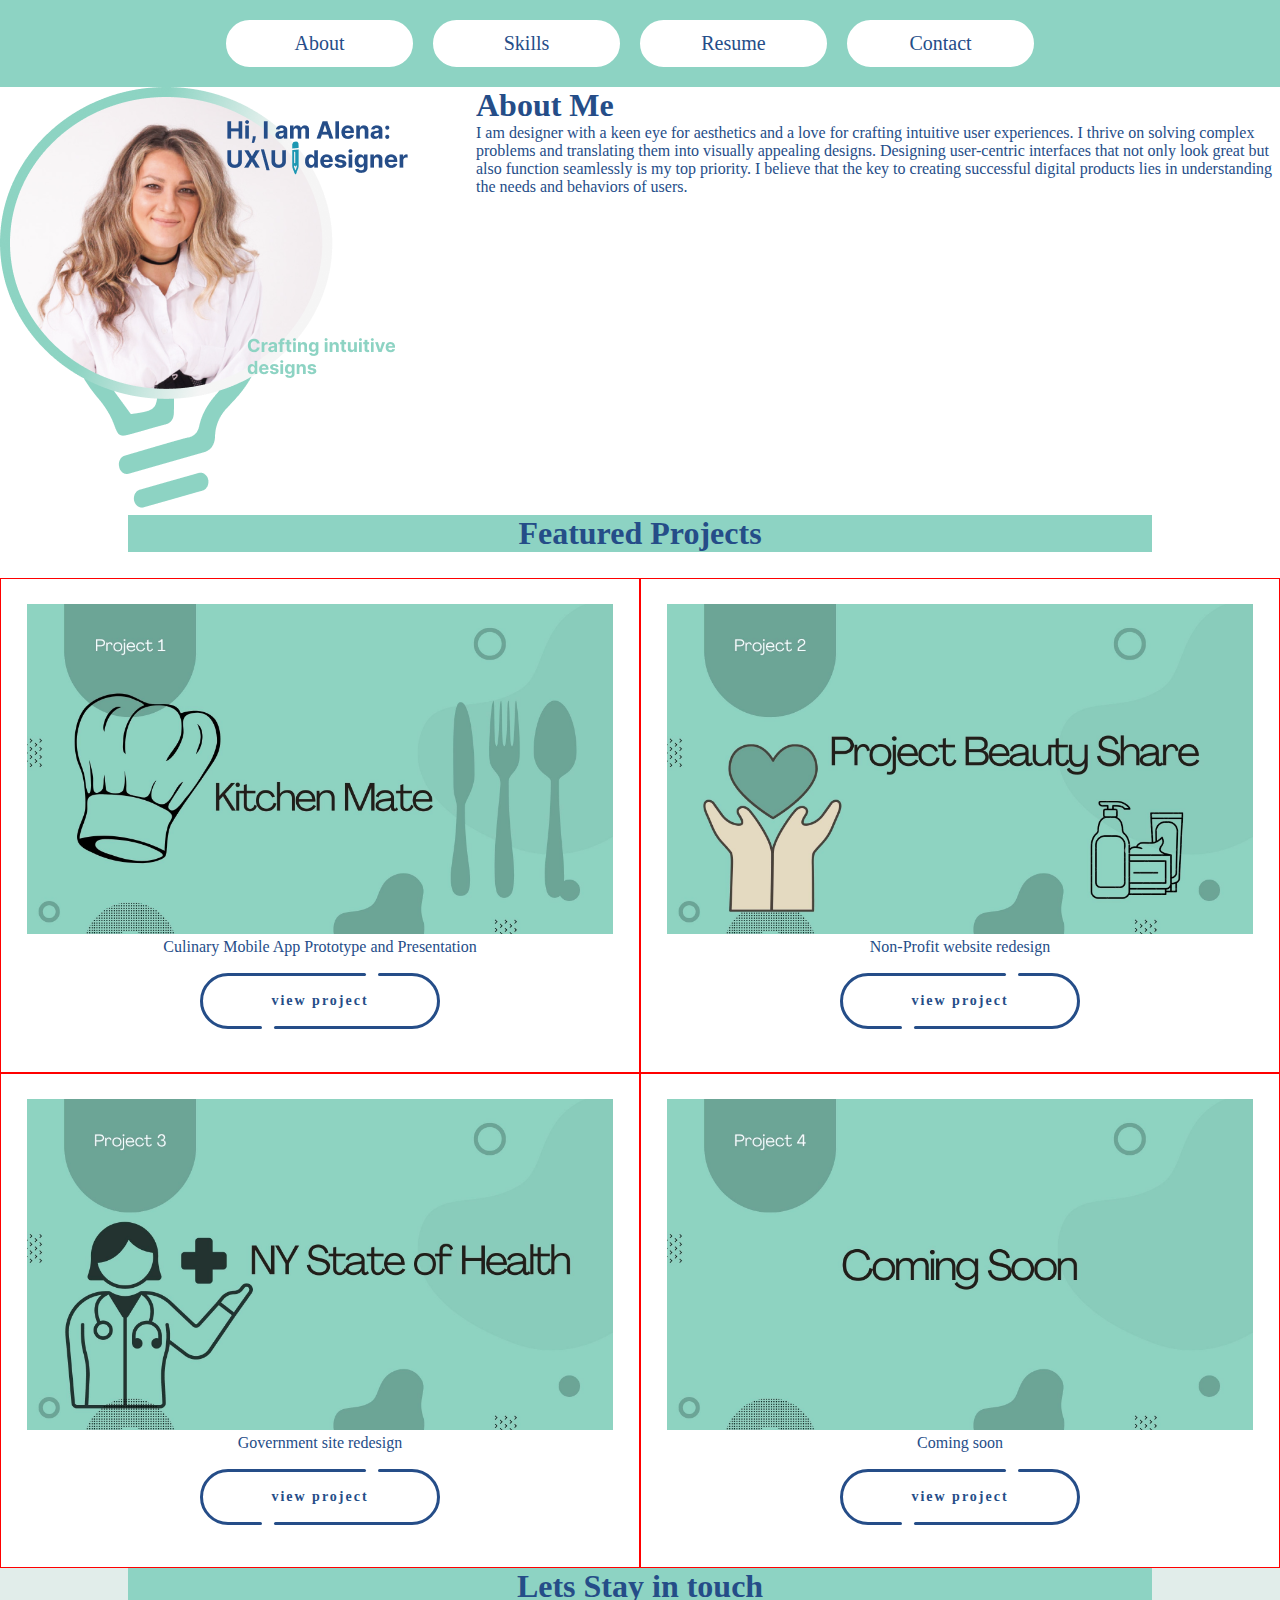
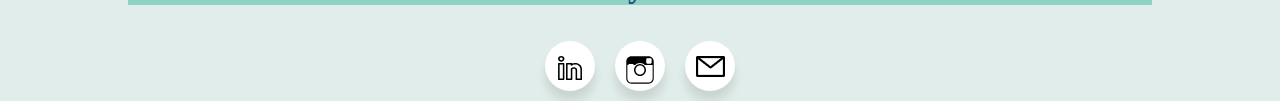
<file: index.html>
<!DOCTYPE html>
<html lang="en">
<head>
<meta charset="UTF-8">
<meta name="viewport" content="width=device-width, initial-scale=1.0">
<title>AlenaPPortfolio</title>
<link rel="stylesheet" type="text/css" href="style.css">
</head>

<body>
    <header>
    
        <nav class="topNav">
            <ul class="ulTopnav">
                <li class="ilTopNav"><a href="#">About</a></li>
                <li class="ilTopNav"><a href="#">Skills</a></li>
                <li class="ilTopNav"><onclick="myFunction()"></button><a href="https://drive.google.com/file/d/1vkPSTJ2PhD1hkuIK9HnhJw2BKg-xDWXg/view?usp=drive_link">Resume</a></li>
                <li class="ilTopNav"><a href="#">Contact</a></li>
            </ul>
        </nav>
    </header>
    <section class="bio">
        <div> 
        <img src='https://alleypavlova.github.io/AlenaPavlovaPortfolio/media/Biophoto.png'>
        </div>

        <div>
    <h1>About Me </h1>

    <p>I am designer with a keen eye for aesthetics and a love for crafting intuitive user experiences. 

        I thrive on solving complex problems and translating them into visually appealing designs.
        
        Designing user-centric interfaces that not only look great but also function seamlessly is my top priority. 
        
        I believe that the key to creating successful digital products lies in understanding the needs and behaviors of users.</p>

    <p id="demo"></p> </div>
    </section>
<div class="main"> 
    <h1> Featured Projects</h1>
    <section class="featured">
        <div class="portfolio-card KitchenMate">
            <img src="./media/10.jpg"/>
            <p>Culinary Mobile App Prototype and Presentation</p>
            <div class="container">
                <a href="#" class="button">
                    <div class="button__line"></div>
                    <div class="button__line"></div>
                    <span class="button__text">view project</span>
                    <div class="button__drow1"></div>
                    <div class="button__drow2"></div>
                  </a>  
            </div>

        </div>
        <div class="portfolio-card ProjectBS">
            <img src="./media/8.jpg"/>
            <p>Non-Profit website redesign</p>
            <div class="container">
                <a href="#" class="button">
                    <div class="button__line"></div>
                    <div class="button__line"></div>
                    <span class="button__text">view project</span>
                    <div class="button__drow1"></div>
                    <div class="button__drow2"></div>
                  </a> 
            </div>
    </section>
    <section class="featured">
        <div class="portfolio-card NYSOH">
            <img src="./media/9.jpg"/>
            <p>Government site redesign</p>
            <div class="container">
                <a href="./casetest.html" class="button">
                    <div class="button__line"></div>
                    <div class="button__line"></div>
                    <span class="button__text">view project</span>
                    <div class="button__drow1"></div>
                    <div class="button__drow2"></div>
                  </a> 
        </div></div>
         <div class="portfolio-card ComingSoon">
            <img src="./media/11.jpg"/>
            <p>Coming soon</p>
            <div class="container">
                <a href="#" class="button">
                    <div class="button__line"></div>
                    <div class="button__line"></div>
                    <span class="button__text">view project</span>
                    <div class="button__drow1"></div>
                    <div class="button__drow2"></div>
                  </a> 
        </div></div>
    </section>
       

    </section>

</div>

<footer>
    <h1> Lets Stay in touch</h1> 
    <ul class="wrapper">
        <li class="icon linkedin">
          <span class="tooltip">linkedin</span>
          <span><i class="fab fa-linkedin-f"></i></span>
          <img src="./media/Vector (2).svg"/>
        </li>
        <li class="icon instagram">
          <span class="tooltip">Instagram</span>
          <span><i class="fab fa-instagram"></i></span>
          <img src="./media/Vector (1).svg"/>
        </li>
        <li class="icon Email">
          <span class="tooltip">Email</span>
          <span><i class="fab fa-email"></i></span>
          <img src="./media/mail.png"/>
        </li>
</footer>
<script type="text/javascript" src="main.js"></script>
</body>
</html>
</file>
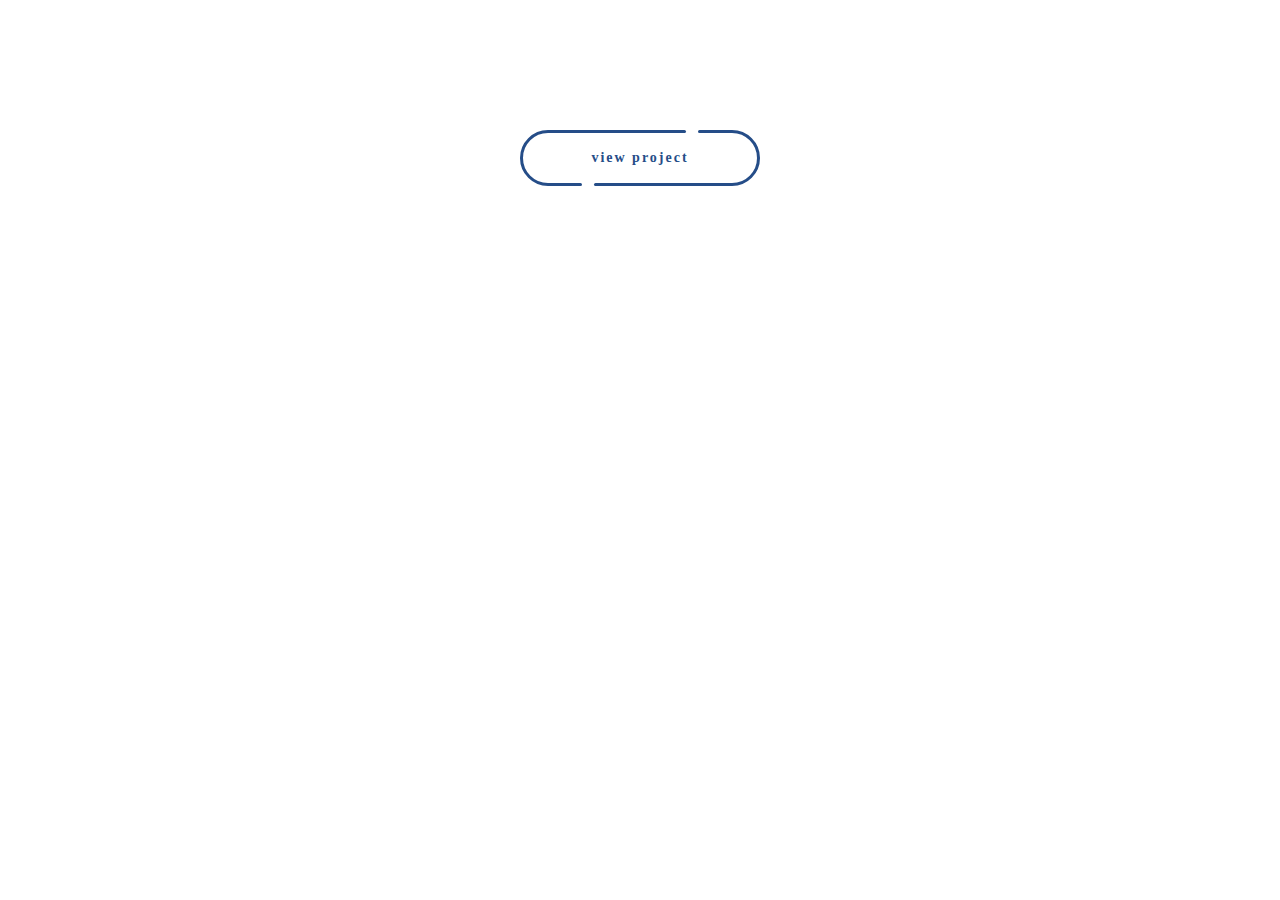
<file: button.html>
<!DOCTYPE html>
<html lang="en">
<head>
    <meta charset="UTF-8">
    <meta name="viewport" content="width=device-width, initial-scale=1.0">
    <title>Document</title>
</head>
<style>
    :root{
    /* color type A */
    --line_color : #254D88 ;
    --back_color :#8DD3C3 ;

    /* color type B */
    /* --line_color : #1b1919 ;
    --back_color : #E9ECFF  ; */

    /* color type C */
    /* --line_color : #00135C ;
    --back_color : #DEFFFA  ; */
}

.button{
    position : relative ;
    z-index : 0 ;
    width : 240px ;
    height : 56px ;
    text-decoration : none ;
    font-size : 14px ; 
    font-weight : bold ;
    color : var(--line_color) ;
    letter-spacing : 2px ;
    transition : all .3s ease ;
}
.button__text{
    display : flex ;
    justify-content : center ;
    align-items : center ;
    width : 100% ;
    height : 100% ;
}
.button::before,
.button::after,
.button__text::before,
.button__text::after{
    content : '' ;
    position : absolute ;
    height : 3px ;
    border-radius : 2px ;
    background : var(--line_color) ;
    transition : all .5s ease ;
}
.button::before{
    top : 0 ;
    left : 54px ;
    width : calc( 100% - 56px * 2 - 16px ) ;
}
.button::after{
    top : 0 ;
    right : 54px ;
    width : 8px ;
}
.button__text::before{
    bottom : 0 ;
    right : 54px ;
    width : calc( 100% - 56px * 2 - 16px ) ;
}
.button__text::after{
    bottom : 0 ;
    left : 54px ;
    width : 8px ;
}
.button__line{
    position : absolute ;
    top : 0 ;
    width : 56px ;
    height : 100% ;
    overflow : hidden ;
}
.button__line::before{
    content : '' ;
    position : absolute ;
    top : 0 ;
    width : 150% ;
    height : 100% ;
    box-sizing : border-box ;
    border-radius : 300px ;
    border : solid 3px var(--line_color) ;
}
.button__line:nth-child(1),
.button__line:nth-child(1)::before{
    left : 0 ;
}
.button__line:nth-child(2),
.button__line:nth-child(2)::before{
    right : 0 ;
}
.button:hover{
    letter-spacing : 6px ;
}
.button:hover::before,
.button:hover .button__text::before{
    width : 8px ;
}
.button:hover::after,
.button:hover .button__text::after{
    width : calc( 100% - 56px * 2 - 16px ) ;
}
.button__drow1,
.button__drow2{
    position : absolute ;
    z-index : -1 ;
    border-radius : 16px ;
    transform-origin : 16px 16px ;
}
.button__drow1{
    top : -16px ;
    left : 40px ;
    width : 32px ;
    height : 0;
    transform : rotate( 30deg ) ;
}
.button__drow2{
    top : 44px ;
    left : 77px ;
    width : 32px ;
    height : 0 ;
    transform : rotate(-127deg ) ;
}
.button__drow1::before,
.button__drow1::after,
.button__drow2::before,
.button__drow2::after{
    content : '' ;
    position : absolute ;
}
.button__drow1::before{
    bottom : 0 ;
    left : 0 ;
    width : 0 ;
    height : 32px ;
    border-radius : 16px ;
    transform-origin : 16px 16px ;
    transform : rotate( -60deg ) ;
}
.button__drow1::after{
    top : -10px ;
    left : 45px ;
    width : 0 ;
    height : 32px ;
    border-radius : 16px ;
    transform-origin : 16px 16px ;
    transform : rotate( 69deg ) ;
}
.button__drow2::before{
    bottom : 0 ;
    left : 0 ;
    width : 0 ;
    height : 32px ;
    border-radius : 16px ;
    transform-origin : 16px 16px ;
    transform : rotate( -146deg ) ;
}
.button__drow2::after{
    bottom : 26px ;
    left : -40px ;
    width : 0 ;
    height : 32px ;
    border-radius : 16px ;
    transform-origin : 16px 16px ;
    transform : rotate( -262deg ) ;
}
.button__drow1,
.button__drow1::before,
.button__drow1::after,
.button__drow2,
.button__drow2::before,
.button__drow2::after{
    background : var( --back_color ) ;
}
.button:hover .button__drow1{
    animation : drow1 ease-in .06s ;
    animation-fill-mode : forwards ;
}
.button:hover .button__drow1::before{
    animation : drow2 linear .08s .06s ;
    animation-fill-mode : forwards ;
}
.button:hover .button__drow1::after{
    animation : drow3 linear .03s .14s ;
    animation-fill-mode : forwards ;
}
.button:hover .button__drow2{
    animation : drow4 linear .06s .2s ;
    animation-fill-mode : forwards ;
}
.button:hover .button__drow2::before{
    animation : drow3 linear .03s .26s ;
    animation-fill-mode : forwards ;
}
.button:hover .button__drow2::after{
    animation : drow5 linear .06s .32s ;
    animation-fill-mode : forwards ;
}
@keyframes drow1{
    0%   { height : 0 ; }
    100% { height : 100px ; }
}
@keyframes drow2{
    0%   { width : 0 ; opacity : 0 ;}
    10%  { opacity : 0 ;}
    11%  { opacity : 1 ;}
    100% { width : 120px ; }
}
@keyframes drow3{
    0%   { width : 0 ; }
    100% { width : 80px ; }
}
@keyframes drow4{
    0%   { height : 0 ; }
    100% { height : 120px ; }
}
@keyframes drow5{
    0%   { width : 0 ; }
    100% { width : 124px ; }
}






/* 本体には関係ないスタイル */
.container{
    width : 100% ;
    height : 300px ;
    display : flex ;
    flex-direction : column ;
    justify-content : center ;
    align-items : center ;
}
</style>
<body>
    <div class="container">

        <a href="#" class="button">
          <div class="button__line"></div>
          <div class="button__line"></div>
          <span class="button__text">view project</span>
          <div class="button__drow1"></div>
          <div class="button__drow2"></div>
        </a>
      
      </div>
    
</body>
</html>
</file>
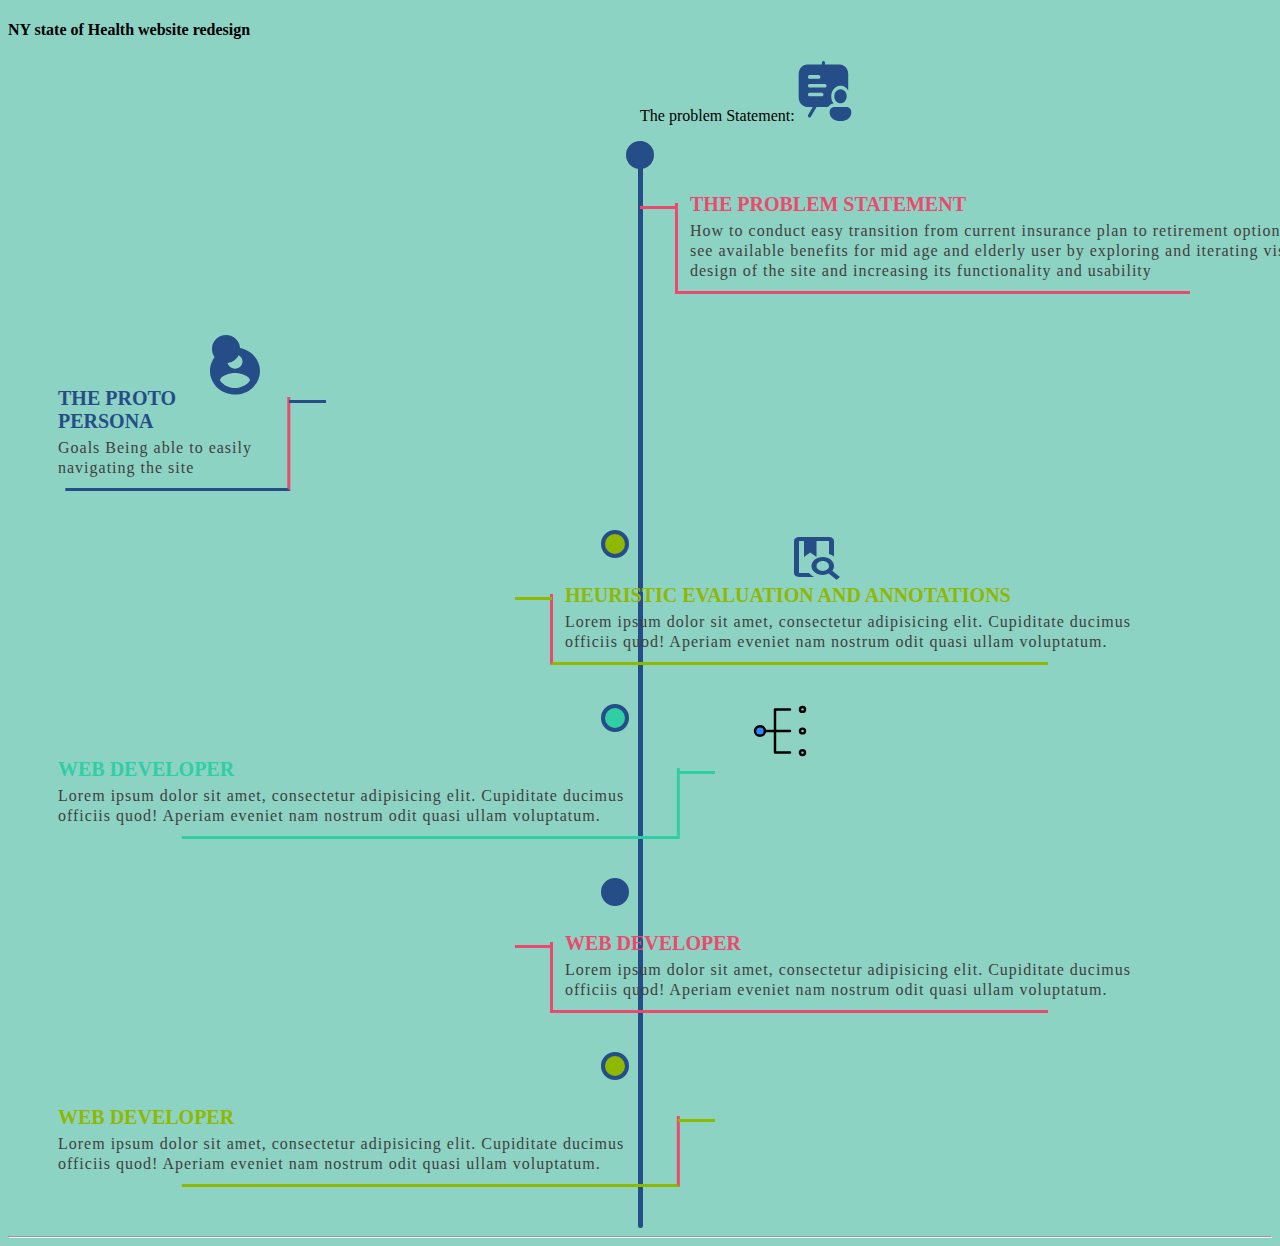
<file: casetest.html>
<!DOCTYPE html>
<html lang="en">
    <head>
        <title>Accordion</title>
        <meta charset="utf-8">
        <meta name="viewport" content="width=device-width, initial-scale=1">
        <link rel="stylesheet" href="https://use.fontawesome.com/releases/v5.2.0/css/all.css" integrity="sha384-hWVjflwFxL6sNzntih27bfxkr27PmbbK/iSvJ+a4+0owXq79v+lsFkW54bOGbiDQ" crossorigin="anonymous">
        <link rel="stylesheet" href="./test.css">
    </head>
    <body>
        <div class="container">
            <h4>NY state of Health website redesign</h4>
            <div class="row">
                <div class="col-md-12">
                    <p id="theProblemStatement">The problem Statement:<img class="problemstat" src="./mediaCase/problemstat.svg"></p>
                    <div class="main-timeline">
                        <a href="#" class="timeline">
                            <div class="timeline-icon"></div>
                            <div class="timeline-content Problemstatement">
                                <h3 class="title">The Problem statement</h3>
                                <p class="description">
                                    How to conduct easy transition from current insurance plan to retirement options and see available benefits for mid age and elderly user by exploring and iterating visual design of the site and increasing its functionality and usability                                </p>
                            </div>
                        </a>
                        <a href="#" class="timeline">
                            <div class="timeline-icon"><img class="protopersona" src="./mediaCase/protoperson.svg"></div>
                            <div class="timeline-content">
                                <h3 class="title">The proto persona</h3>
                                <p class="description">
                                    Goals
                                    Being able to easily navigating the site 
                                </p>
                            </div>
                        </a>
                        <a href="#" class="timeline">
                            <div class="timeline-icon"><img class="heuristic" src="./mediaCase/heuristic.svg"></div>
                            <div class="timeline-content">
                                <h3 class="title">Heuristic evaluation and  annotations</h3>
                                <p class="description">
                                    Lorem ipsum dolor sit amet, consectetur adipisicing elit. Cupiditate ducimus officiis quod! Aperiam eveniet nam nostrum odit quasi ullam voluptatum.
                                </p>
                            </div>
                        </a>
                        <a href="#" class="timeline">
                            <div class="timeline-icon"><img class="sitemap" src="./mediaCase/sitemap.svg"></div>
                            <div class="timeline-content">
                                <h3 class="title">Web Developer</h3>
                                <p class="description">
                                    Lorem ipsum dolor sit amet, consectetur adipisicing elit. Cupiditate ducimus officiis quod! Aperiam eveniet nam nostrum odit quasi ullam voluptatum.
                                </p>
                            </div>
                        </a>
                        <a href="#" class="timeline">
                            <div class="timeline-icon"><i class="fa fa-mobile"></i></div>
                            <div class="timeline-content">
                                <h3 class="title">Web Developer</h3>
                                <p class="description">
                                    Lorem ipsum dolor sit amet, consectetur adipisicing elit. Cupiditate ducimus officiis quod! Aperiam eveniet nam nostrum odit quasi ullam voluptatum.
                    </div>
                    <a href="#" class="timeline">
                        <div class="timeline-icon"><i class="fa fa-mobile"></i></div>
                        <div class="timeline-content">
                            <h3 class="title">Web Developer</h3>
                            <p class="description">
                                Lorem ipsum dolor sit amet, consectetur adipisicing elit. Cupiditate ducimus officiis quod! Aperiam eveniet nam nostrum odit quasi ullam voluptatum.
                </div>
            </div>
        </div>
        <hr>
    </body>
    </html>
</file>
<file: style.css>
a {
    text-decoration: none;
}
header {
background-color:#8DD3C3;
height: auto;
}

h1{
    color: #254D88;

}

p{
    color: #254D88;
}


.main {
background-color: white;
height: auto;
}

.main h1, footer h1 {
background-color: #8DD3C3;
text-align: center;
padding: 0 10%;
margin: 0 10%;
margin-bottom: 2%;
}


footer {
background-color: #E1EDEA;
height: auto;
text-align: center;
}
.textHeader {
    font: size 60px;
    font-family: 'Times New Roman', Times, serif

}
.ulTopnav {
    padding: 20px 50px;
    display: flex;
    justify-content: center;
}

.ilTopNav {
    display: inline-block;
    padding: 10px;
    width: 187px;
    text-align: center;
    margin-right: 20px;
    border: solid rgb(255, 255, 255) 2px;
    border-radius: 40px;
    background-color: white;
    color: #254D88;

}

.ilTopNav a{
    text-decoration: none;
    color: #254D88;
    font-size: 20px;
    font-family: 'Times New Roman', Times, serif;

}
.bio {
    display: flex;
}

.featured {
    display: flex;
}
.portfolio-card img {
    width: 100%;
}
.portfolio-card p {
    text-align: center;
}

:root{
    /* color type A */
    --line_color : #254D88 ;
    --back_color :#8DD3C3 ;

    /* color type B */
    /* --line_color : #1b1919 ;
    --back_color : #E9ECFF  ; */

    /* color type C */
    /* --line_color : #00135C ;
    --back_color : #DEFFFA  ; */
}

.button{
    position : relative ;
    z-index : 0 ;
    width : 240px ;
    height : 56px ;
    text-decoration : none ;
    font-size : 14px ; 
    font-weight : bold ;
    color : var(--line_color) ;
    letter-spacing : 2px ;
    transition : all .3s ease ;
}
.button__text{
    display : flex ;
    justify-content : center ;
    align-items : center ;
    width : 100% ;
    height : 100% ;
}
.button::before,
.button::after,
.button__text::before,
.button__text::after{
    content : '' ;
    position : absolute ;
    height : 3px ;
    border-radius : 2px ;
    background : var(--line_color) ;
    transition : all .5s ease ;
}
.button::before{
    top : 0 ;
    left : 54px ;
    width : calc( 100% - 56px * 2 - 16px ) ;
}
.button::after{
    top : 0 ;
    right : 54px ;
    width : 8px ;
}
.button__text::before{
    bottom : 0 ;
    right : 54px ;
    width : calc( 100% - 56px * 2 - 16px ) ;
}
.button__text::after{
    bottom : 0 ;
    left : 54px ;
    width : 8px ;
}
.button__line{
    position : absolute ;
    top : 0 ;
    width : 56px ;
    height : 100% ;
    overflow : hidden ;
}
.button__line::before{
    content : '' ;
    position : absolute ;
    top : 0 ;
    width : 150% ;
    height : 100% ;
    box-sizing : border-box ;
    border-radius : 300px ;
    border : solid 3px var(--line_color) ;
}
.button__line:nth-child(1),
.button__line:nth-child(1)::before{
    left : 0 ;
}
.button__line:nth-child(2),
.button__line:nth-child(2)::before{
    right : 0 ;
}
.button:hover{
    letter-spacing : 6px ;
}
.button:hover::before,
.button:hover .button__text::before{
    width : 8px ;
}
.button:hover::after,
.button:hover .button__text::after{
    width : calc( 100% - 56px * 2 - 16px ) ;
}
.button__drow1,
.button__drow2{
    position : absolute ;
    z-index : -1 ;
    border-radius : 16px ;
    transform-origin : 16px 16px ;
}
.button__drow1{
    top : -16px ;
    left : 40px ;
    width : 32px ;
    height : 0;
    transform : rotate( 30deg ) ;
}
.button__drow2{
    top : 44px ;
    left : 77px ;
    width : 32px ;
    height : 0 ;
    transform : rotate(-127deg ) ;
}
.button__drow1::before,
.button__drow1::after,
.button__drow2::before,
.button__drow2::after{
    content : '' ;
    position : absolute ;
}
.button__drow1::before{
    bottom : 0 ;
    left : 0 ;
    width : 0 ;
    height : 32px ;
    border-radius : 16px ;
    transform-origin : 16px 16px ;
    transform : rotate( -60deg ) ;
}
.button__drow1::after{
    top : -10px ;
    left : 45px ;
    width : 0 ;
    height : 32px ;
    border-radius : 16px ;
    transform-origin : 16px 16px ;
    transform : rotate( 69deg ) ;
}
.button__drow2::before{
    bottom : 0 ;
    left : 0 ;
    width : 0 ;
    height : 32px ;
    border-radius : 16px ;
    transform-origin : 16px 16px ;
    transform : rotate( -146deg ) ;
}
.button__drow2::after{
    bottom : 26px ;
    left : -40px ;
    width : 0 ;
    height : 32px ;
    border-radius : 16px ;
    transform-origin : 16px 16px ;
    transform : rotate( -262deg ) ;
}
.button__drow1,
.button__drow1::before,
.button__drow1::after,
.button__drow2,
.button__drow2::before,
.button__drow2::after{
    background : var( --back_color ) ;
}
.button:hover .button__drow1{
    animation : drow1 ease-in .06s ;
    animation-fill-mode : forwards ;
}
.button:hover .button__drow1::before{
    animation : drow2 linear .08s .06s ;
    animation-fill-mode : forwards ;
}
.button:hover .button__drow1::after{
    animation : drow3 linear .03s .14s ;
    animation-fill-mode : forwards ;
}
.button:hover .button__drow2{
    animation : drow4 linear .06s .2s ;
    animation-fill-mode : forwards ;
}
.button:hover .button__drow2::before{
    animation : drow3 linear .03s .26s ;
    animation-fill-mode : forwards ;
}
.button:hover .button__drow2::after{
    animation : drow5 linear .06s .32s ;
    animation-fill-mode : forwards ;
}
@keyframes drow1{
    0%   { height : 0 ; }
    100% { height : 100px ; }
}
@keyframes drow2{
    0%   { width : 0 ; opacity : 0 ;}
    10%  { opacity : 0 ;}
    11%  { opacity : 1 ;}
    100% { width : 120px ; }
}
@keyframes drow3{
    0%   { width : 0 ; }
    100% { width : 80px ; }
}
@keyframes drow4{
    0%   { height : 0 ; }
    100% { height : 120px ; }
}
@keyframes drow5{
    0%   { width : 0 ; }
    100% { width : 124px ; }
}


/* 本体には関係ないスタイル */
.container{
    width : 100% ;
    height : 90px ;
    display : flex ;
    flex-direction : column ;
    justify-content : center ;
    align-items : center ;
}

.portfolio-card {
    border: 1px solid red;
    padding: 2%;
    width: 50%;
}
@import url("https://fonts.googleapis.com/css2?family=Poppins&display=swap");

* {
  margin: 0;
  padding: 0;
  box-sizing: border-box;
}

*:focus,
*:active {
  outline: none !important;
  -webkit-tap-highlight-color: transparent;
}

.wrapper {
  display:inline-flex;
  justify-content:space-evenly;
  list-style: none;
}

.wrapper .icon {
  position: relative;
  background: #ffffff;
  border-radius: 50%;
  padding: 15px;
  margin: 10px;
  width: 50px;
  height: 50px;
  font-size: 18px;
  display: flex;
  justify-content:space-evenly;
  align-items: center;
  flex-direction: column;
  box-shadow: 0 10px 10px rgba(0, 0, 0, 0.1);
  cursor: pointer;
  transition: all 0.2s cubic-bezier(0.68, -0.55, 0.265, 1.55);
}

.wrapper .tooltip {
  position: absolute;
  top: 0;
  font-size: 14px;
  background: #ffffff;
  color: #ffffff;
  padding: 5px 8px;
  border-radius: 5px;
  box-shadow: 0 10px 10px rgba(0, 0, 0, 0.1);
  opacity: 0;
  pointer-events: none;
  transition: all 0.3s cubic-bezier(0.68, -0.55, 0.265, 1.55);
}

.wrapper .tooltip::before {
  position: absolute;
  content: "";
  height: 8px;
  width: 8px;
  background: #ffffff;
  bottom: -3px;
  left: 50%;
  transform: translate(-50%) rotate(45deg);
  transition: all 0.3s cubic-bezier(0.68, -0.55, 0.265, 1.55);
}

.wrapper .icon:hover .tooltip {
  top: -45px;
  opacity: 1;
  visibility: visible;
  pointer-events: auto;
}

.wrapper .icon:hover span,
.wrapper .icon:hover .tooltip {
  text-shadow: 0px -1px 0px rgba(0, 0, 0, 0.1);
}

.wrapper .linkedin:hover,
.wrapper .linkedin:hover .tooltip,
.wrapper .linkedin:hover .tooltip::before {
  background: #0076B2;
  color: #ffffff;
}

.wrapper .instagram:hover,
.wrapper .instagram:hover .tooltip,
.wrapper .instagram:hover .tooltip::before {
  background: #E4405F;
  color: #ffffff;
}

.wrapper .Email:hover:hover,
.wrapper .Email:hover .tooltip,
.wrapper .Email:hover:hover .tooltip::before {
  background: #1C97B2;
  color: #ffffff;
}

.blue{
    background-color: #254D88;
    height: 500px;
}
.purple{
    background-color: #1C97B2;
    height: 500px;
}
</file>
<file: test.css>
:root {
    --background: #8DD3C3;

}
body {
    background-color: #8DD3C3;
}
.problemstat {
    height: 60px;
    width: 60px;
}

.protopersona {
    height: 60px;
    width: 60px;
}
.heuristic {
    height: 60px;
    width: 60px;
}
.sitemap {
    height: 60px;
    width: 60px;
}

.a {
    text-decoration:none
}
.h4 {
    text-align:center;margin:30px 0;color:#444;

}
.main-timeline {
    position:relative
}
#theProblemStatement {
margin-left: 50%;
}
.main-timeline:before { 
    content:"";
    width:5px;
    height:100%;
    border-radius:20px;
    margin:0 auto;
    background:#254D88;
    position:absolute;
    top:0;
    left:0;
    right:0
}
.Problemstatement {
    left: 100px;
}
.main-timeline .timeline {
    display:inline-block;
    margin-bottom:50px;
    position:relative
}
.main-timeline .timeline:before {
    content:"";
    width:20px;
    height:20px;
    border-radius:50%;
    border:4px solid #254D88;
    background:#254D88;
    position:absolute;
    top:10%;
    left:50%;
    z-index:1;
    transform:translate(-50%,-50%)
}
.main-timeline .timeline-icon { 
    display:inline-block;
    width:130px;
    height:130px;
    border-radius:50%;
    padding:13px;
    text-align:center;
    position:absolute;
    top:50%;
    left:60%;
    transform:translateY(-50%)
    
}
.main-timeline .timeline-icon i {
     display:block;
     border-radius:50%;
     background:#ec496e;
     font-size:64px;
     color:#fff;
     line-height:100px;
     z-index:1;
     position:relative
}

.main-timeline .timeline-content { 
    width:50%;padding:0 50px;margin:52px 0 0;float:right;position:relative 
}
.main-timeline .timeline-content:before { 
    content:"";
    width:70%;
    height:100%;
    border:3px solid #ec496e;
    border-top:none;
    border-right:none;
    position:absolute;
    bottom:-13px;
    left:35px 
}
.main-timeline .timeline-content:after { 
    content:"";
    width:37px;
    height:3px;
    background:#ec496e;
    position:absolute;
    top:13px;
    left:0
}
.main-timeline .title {
    font-size:20px;
    font-weight:600;
    color:#ec496e;
    text-transform:uppercase;
    margin:0 0 5px 
}
.main-timeline .description { 
    display:inline-block;
    font-size:16px;
    color:#404040;
    line-height:20px;
    letter-spacing:1px;
    margin:0 
}
.main-timeline .timeline:nth-child(even) .timeline-icon { 
    left:auto;
    right:30%
}

.main-timeline .timeline:nth-child(even) .timeline-icon:before { 
    right:auto;
    left:-100px
}
.main-timeline .timeline:nth-child(even) .timeline-icon:after {
    right:auto;left:-30px
}
.main-timeline .timeline:nth-child(even) .timeline-content { 
    float:left
}
.main-timeline .timeline:nth-child(even) .timeline-content:before { 
    left:auto;
    right:35px;
    transform:rotateY(180deg) 
}
.main-timeline .timeline:nth-child(even) .timeline-content:after { 
    left:auto;
    right:0
}
.main-timeline .timeline:nth-child(2n) .timeline-content:after,.main-timeline .timeline:nth-child(2n) .timeline-icon i,.main-timeline .timeline:nth-child(2n) .timeline-icon:before,.main-timeline .timeline:nth-child(2n):before {
    background:#254D88;
}
.main-timeline .timeline:nth-child(2n) .timeline-icon { 
    border-color:#254D88;
}
.main-timeline .timeline:nth-child(2n) .title { 
    color:#254D88;
}
.main-timeline .timeline:nth-child(2n) .timeline-content:before { 
    border-bottom-color:#254D88
}
.main-timeline .timeline:nth-child(3n) .timeline-content:after,.main-timeline .timeline:nth-child(3n) .timeline-icon i,.main-timeline .timeline:nth-child(3n) .timeline-icon:before,.main-timeline .timeline:nth-child(3n):before { 
    background:#8fb800
}
.main-timeline .timeline:nth-child(3n) .timeline-icon { 
    border-color:#8fb800 
}
.main-timeline .timeline:nth-child(3n) .title {
     color:#8fb800
    }
.main-timeline .timeline:nth-child(3n) .timeline-content:before {
    border-bottom-color:#8fb800
}
.main-timeline .timeline:nth-child(4n) .timeline-content:after,.main-timeline .timeline:nth-child(4n) .timeline-icon i,.main-timeline .timeline:nth-child(4n) .timeline-icon:before,.main-timeline .timeline:nth-child(4n):before { 
    background:#2fcea5
}
.main-timeline .timeline:nth-child(4n) .timeline-icon { 
    border-color:#2fcea5
}
.main-timeline .timeline:nth-child(4n) .title { 
    color:#2fcea5
}
.main-timeline .timeline:nth-child(4n) .timeline-content:before { 
    border-left-color:#2fcea5;
    border-bottom-color:#2fcea5
}

@media only screen and (max-width:1200px) { 
.main-timeline .timeline-icon:before {
    width:50px;
    right:-50px
}
.main-timeline .timeline:nth-child(even) .timeline-icon:before{
    right:auto;
    left:-50px}
.main-timeline .timeline-content{
    margin-top:75px}
}
@media only screen and (max-width:990px) { 
    .main-timeline .timeline { 
        margin:0 0 10px
    }
.main-timeline .timeline-icon { 
    left:25%
}
.main-timeline .timeline:nth-child(even) .timeline-icon { 
    right:25%
}
.main-timeline .timeline-content{margin-top:115px}
}
@media only screen and (max-width:767px) { 
    .main-timeline { 
        padding-top:50px
    }
.main-timeline:before {
    left:80px;
    right:0;
    margin:0
}
.main-timeline .timeline { 
    margin-bottom:70px
}
.main-timeline .timeline:before { 
    top:0;left:83px;right:0;margin:0 
}
.main-timeline .timeline-icon { 
    width:60px;
    height:60px;
    line-height:40px;
    padding:5px;
    top:0;
    left:0
}
.main-timeline .timeline:nth-child(even) .timeline-icon {
    left:0;right:auto
}
.main-timeline .timeline-icon:before,.main-timeline .timeline:nth-child(even) .timeline-icon:before { 
    width:25px;
    left:auto;
    right:-25px
}
.main-timeline .timeline-icon:after,.main-timeline .timeline:nth-child(even) .timeline-icon:after {
    width:25px;
    height:30px;
    top:44px;
    left:auto;
    right:-5px
}
.main-timeline .timeline-icon i { 
    font-size:30px;
    line-height:45px
}
.main-timeline .timeline-content,.main-timeline .timeline:nth-child(even) .timeline-content { 
    width:100%;
    margin-top:-15px;
    padding-left:130px;
    padding-right:5px 
}
.main-timeline .timeline:nth-child(even) .timeline-content {
    float:right
}
.main-timeline .timeline-content:before,.main-timeline .timeline:nth-child(even) .timeline-content:before { 
    width:50%;left:120px 
}
.main-timeline .timeline:nth-child(even) .timeline-content:before {
right:auto;transform:rotateY(0)
}
.main-timeline .timeline-content:after,.main-timeline .timeline:nth-child(even) .timeline-content:after {
    left:85px
}
}
@media only screen and (max-width:479px){.main-timeline .timeline-content,.main-timeline .timeline:nth-child(2n) .timeline-content {
     padding-left:110px;
    }
.main-timeline .timeline-content:before,.main-timeline .timeline:nth-child(2n) .timeline-content:before {
    left:99px
}
.main-timeline .timeline-content:after,.main-timeline .timeline:nth-child(2n) .timeline-content:after { 
    left:65px
}
}
</file>
